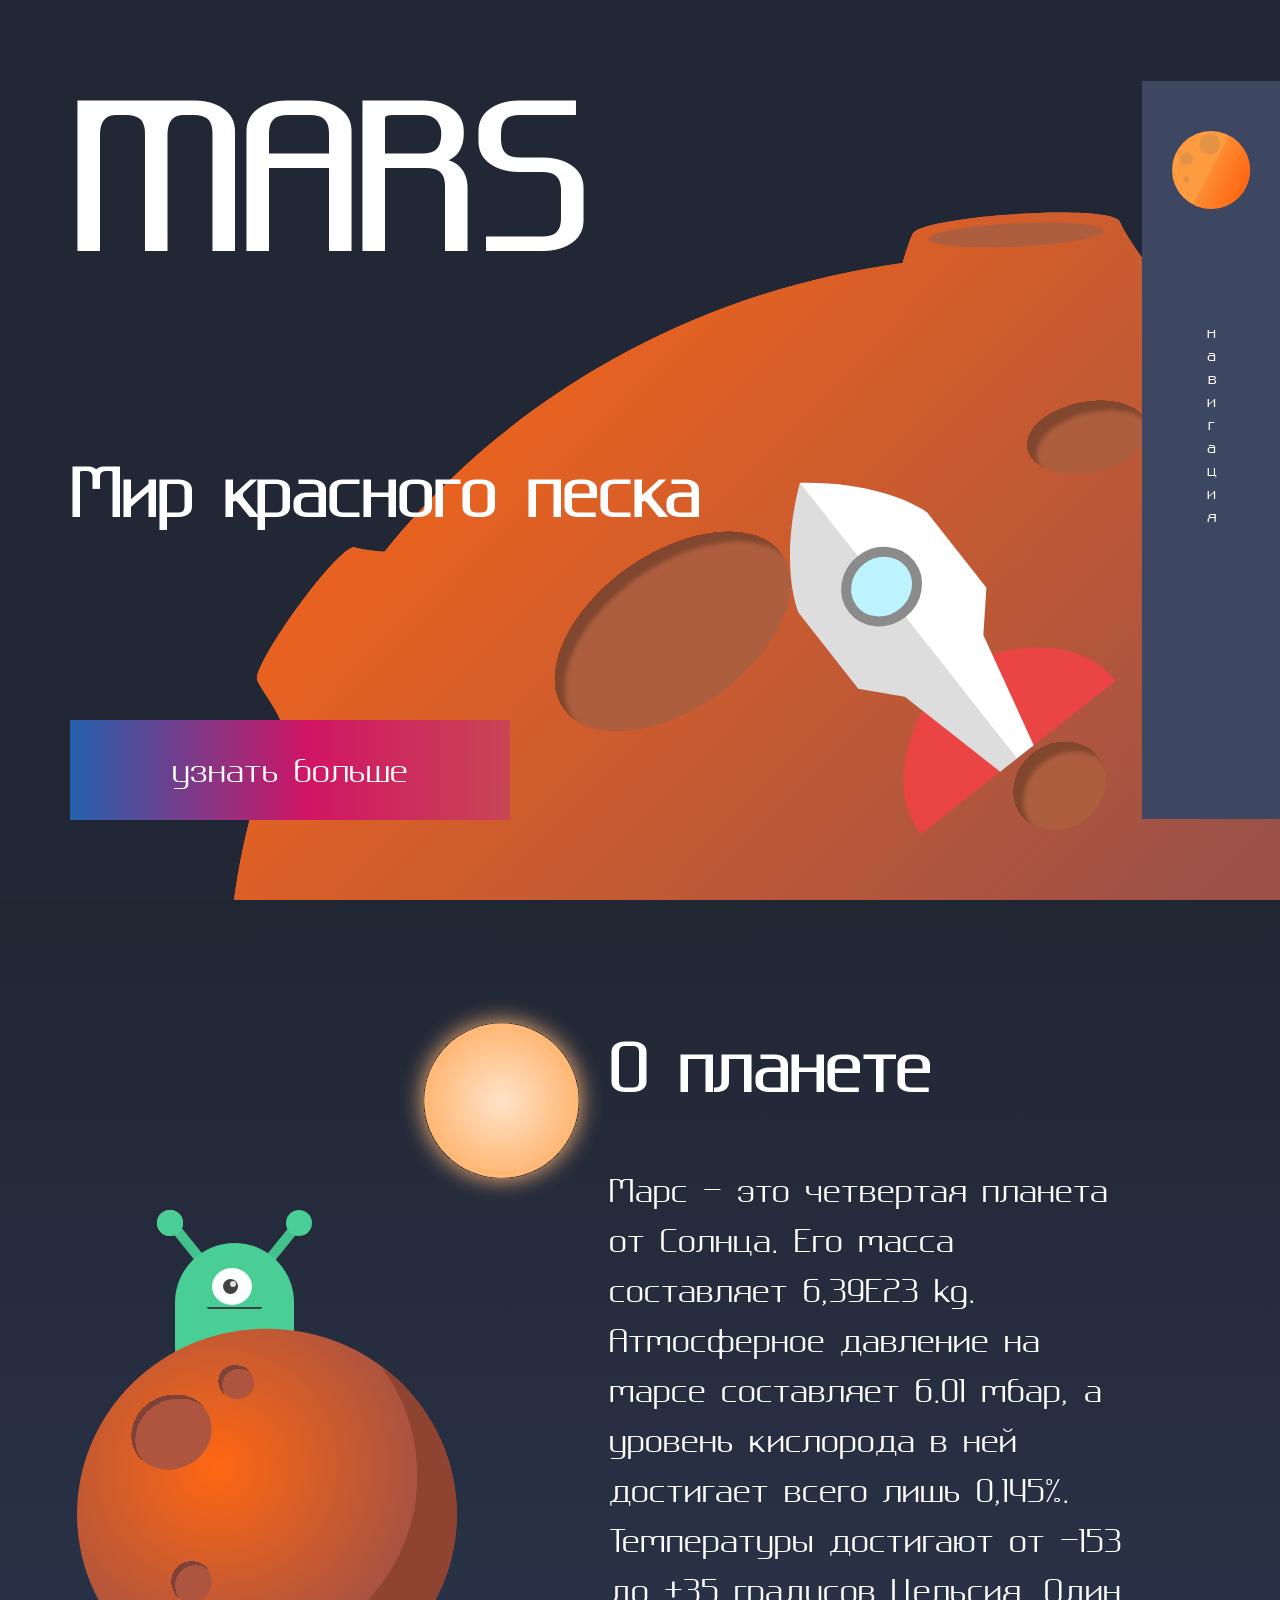
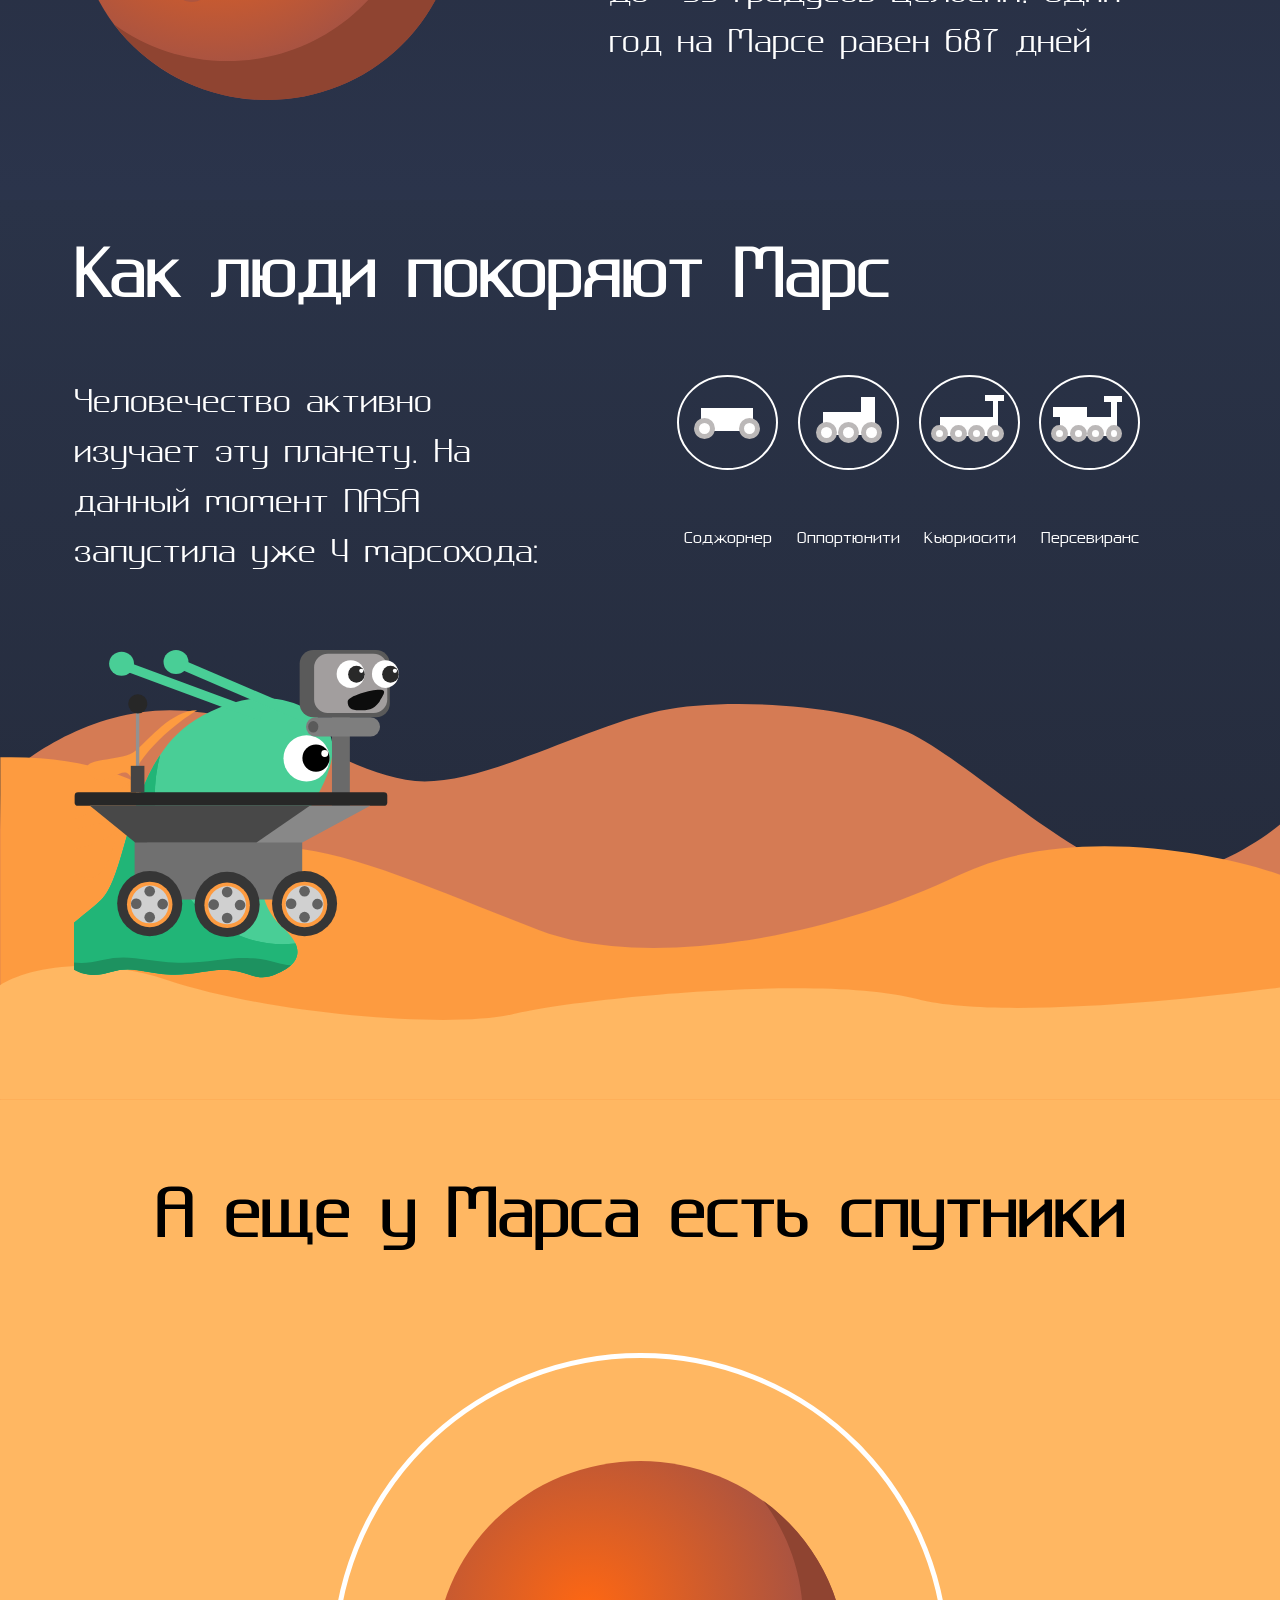
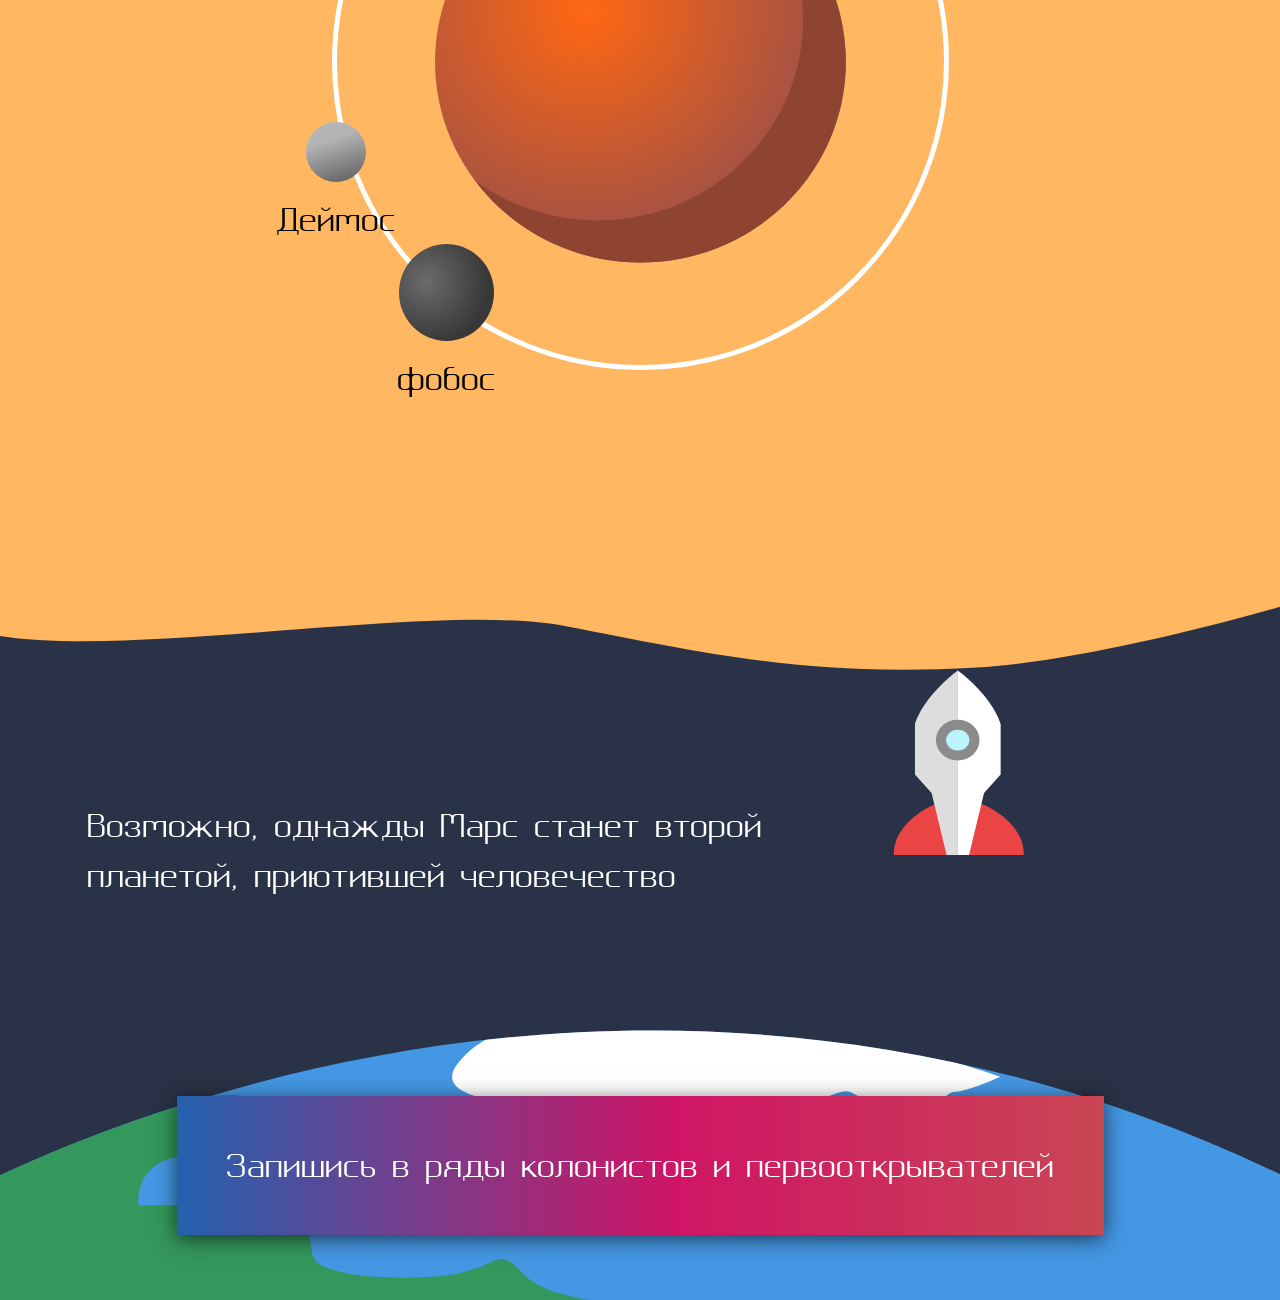
<file: index.html>
<!DOCTYPE html>
<html lang="en">

<head>
    <meta charset="UTF-8">
    <meta name="viewport" content="width=device-width, initial-scale=1.0">
    <title>Mars</title>
    <link rel="stylesheet" href="mars.css">
</head>

<body>
    <nav class="menu">
        <section class="menu-left">
            <a href="#" class="logo">
                <img src="img/logo.svg" alt="logo">
            </a>
            <p class="menu-text">
                навигация
            </p>
        </section>
        <section class="menu-right">
            <div class="menu-items">
                <a href="#" class="menu-item">о планете</a>
                <a href="#" class="menu-item">об изучении</a>
                <a href="#" class="menu-item">о спутниках</a>
                <a href="#" class="menu-item">о колонизации</a>
            </div>
        </section>
    </nav>
    <header class="header">
        <div class="header-content">
            <h1 class="header-title">
                MARS
            </h1>
            <h2 class="header-sub-title">
                Мир красного песка
            </h2>
            <a href="reg-page.html" class="header-btn">
                узнать больше
            </a>
        </div>
        <div class="header-bg">
            <img src="img/header-planet.svg" class="header-planet" alt="">
            <img src="img/header-rocket.svg" class="header-rocket" alt="">
        </div>
    </header>
    <main>
        <section class="about">
            <div class="about-left">
                <img src="img/section-2-planets.svg" alt="" class="about-planets">
                <div class="about-alien">
                    <img src="img/section-2-alien-eye.svg" alt="" class="about-alien-eye">
                </div>
            </div>
            <div class="about-right">
                <h2 class="about-title">О планете</h2>
                <p class="about-text">
                    Марс - это четвертая планета от Солнца. Его масса составляет 6,39E23 kg. Атмосферное давление на
                    марсе составляет 6.01 мбар, а уровень кислорода в ней достигает всего лишь 0,145%. Температуры
                    достигают от -153 до +35 градусов Цельсия. Один год на Марсе равен 687 дней
                </p>
            </div>
        </section>
        <section class="study">
            <div class="study-top">
                <h2 class="study-title">Как люди покоряют Марс</h2>
                <p class="study-text">
                    Человечество активно изучает эту планету. На данный момент NASA запустила уже 4 марсохода:
                </p>
                <ul class="study-rovers-list">
                    <li class="study-rover-item">
                        <img src="img/section-3-rover-1-ic.svg" alt="">
                        <p>Cоджорнер</p>
                    </li>
                    <li class="study-rover-item">
                        <img src="img/section-3-rover-2-ic.svg" alt="">
                        <p>Оппортюнити</p>
                    </li>
                    <li class="study-rover-item">
                        <img src="img/section-3-rover-3-ic.svg" alt="">
                        <p>Кьюриосити</p>
                    </li>
                    <li class="study-rover-item">
                        <img src="img/section-3-rover-4-ic.svg" alt="">
                        <p>Персевиранс</p>
                    </li>
                </ul>

            </div>
            <div class="study-bottom">
                <img src="img/section-3-alien.svg" alt="" class="study-alien">
                <img src="img/section-3-rover.svg" alt="" class="study-rover">
            </div>
        </section>
        <section class="satellites">
            <h2 class="satellites-title">А еще у Марса есть спутники</h2>
            <div class="satellites-orbit">
                <img src="img/section-4-mars.svg" alt="" class="satellites-mars">
                <div class="satellites-deimos">
                    <img src="img/section-4-deimos.svg" alt="деймос">
                    <p>
                        Деймос
                    </p>
                </div>
                <div class="satellites-phobos">
                    <img src="img/section-4-phobos.svg" alt="фобос">
                    <p>
                        фобос
                    </p>
                </div>
            </div>
        </section>
        <section class="earth">
            <header class="earth-header"></header>
            <div class="earth-content">
                <p>
                    Возможно, однажды Марс станет второй планетой, приютившей человечество
                </p>
            </div>
            <footer class="earth-footer">
                <a href="reg-page.html" class="earth-btn">
                    Запишись в ряды колонистов и первооткрывателей

                </a>
            </footer>
            <img src="img/section-5-rocket.svg" alt="" class="earth-rocket ">
        </section>
    </main>
</body>

</html>
</file>
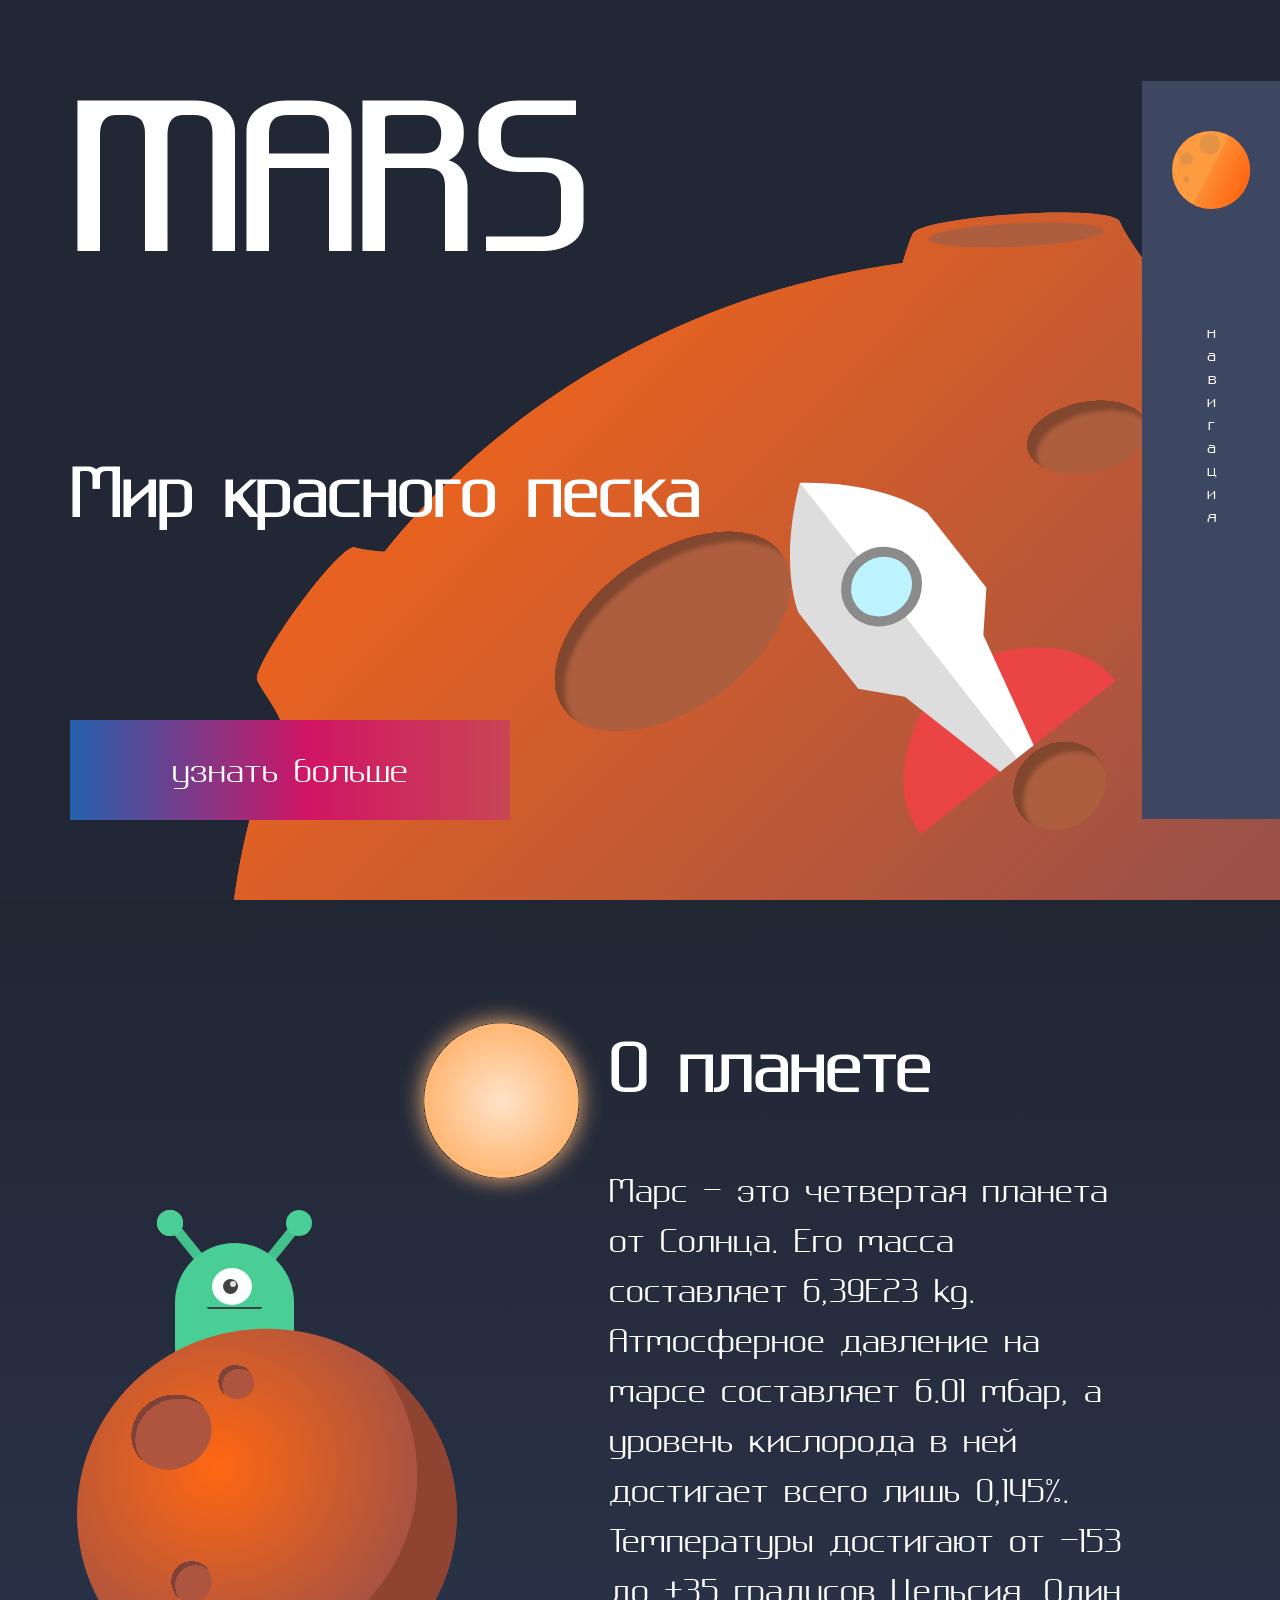
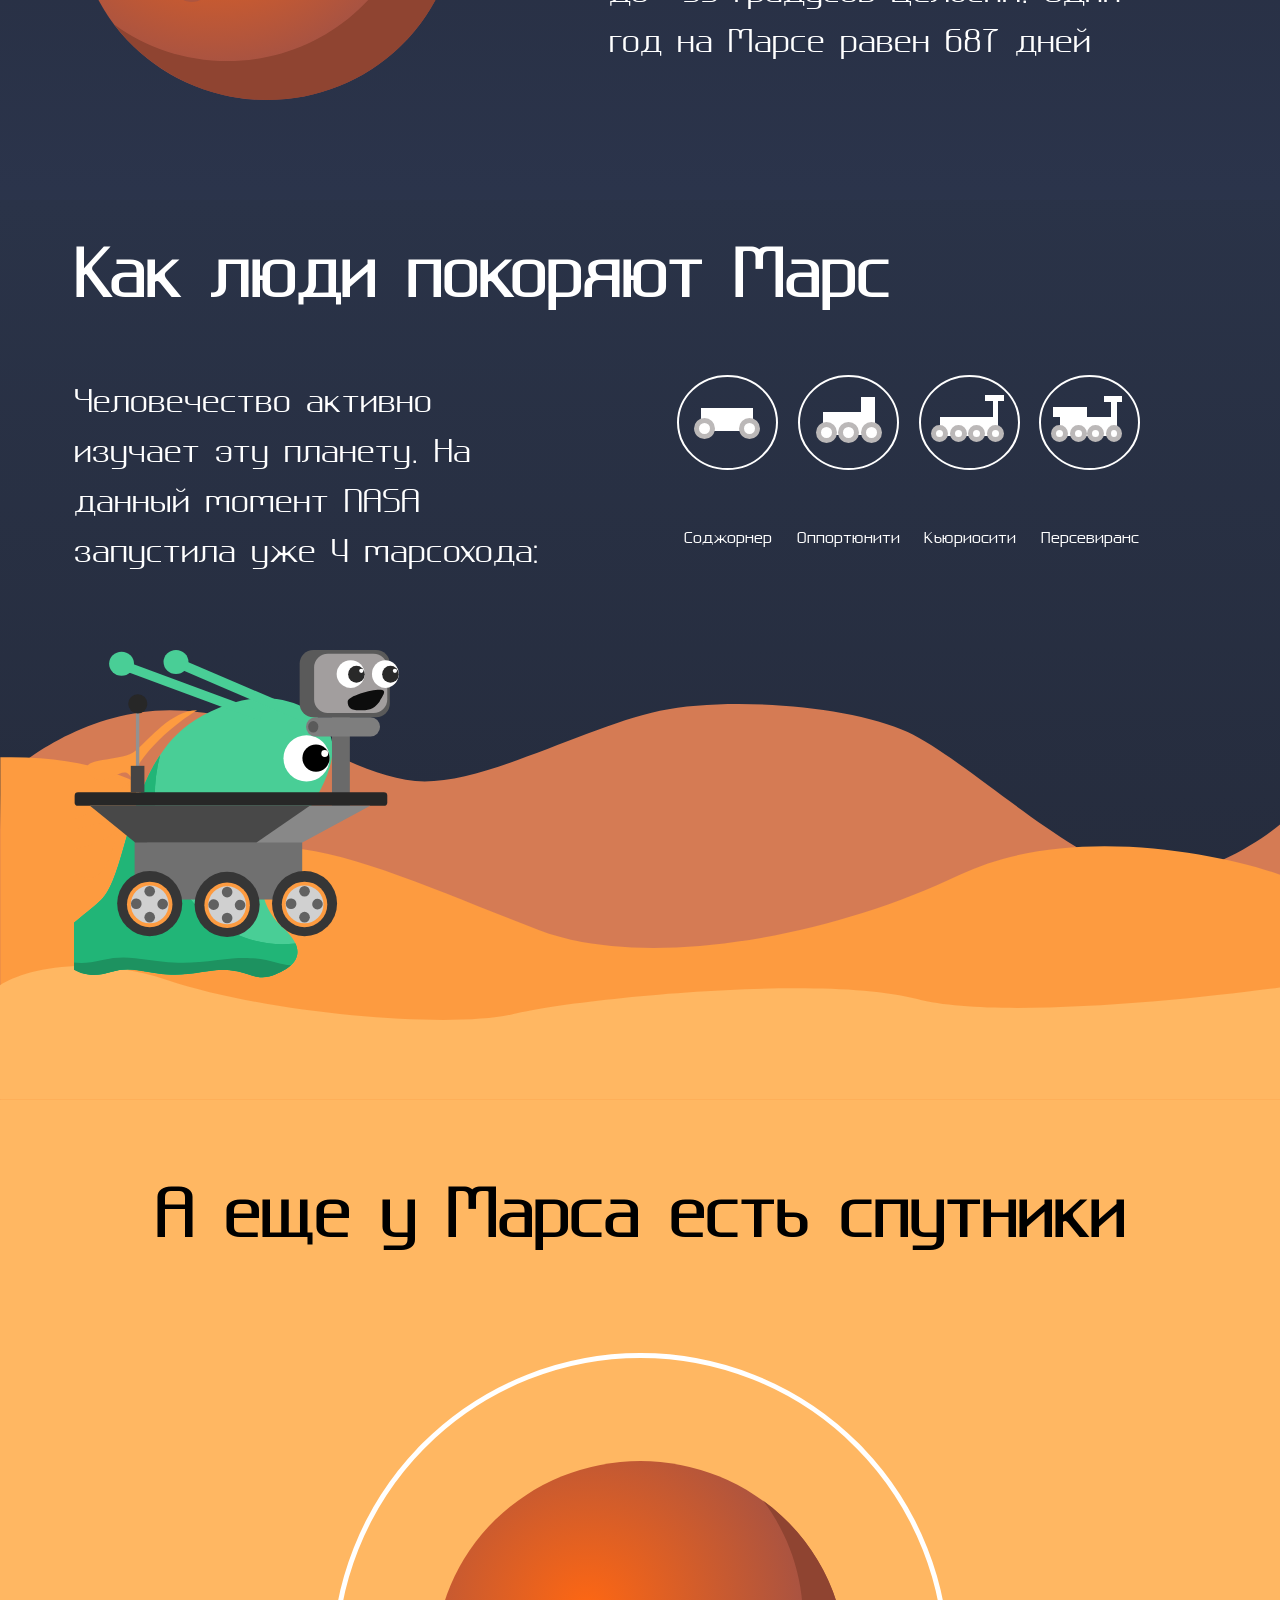
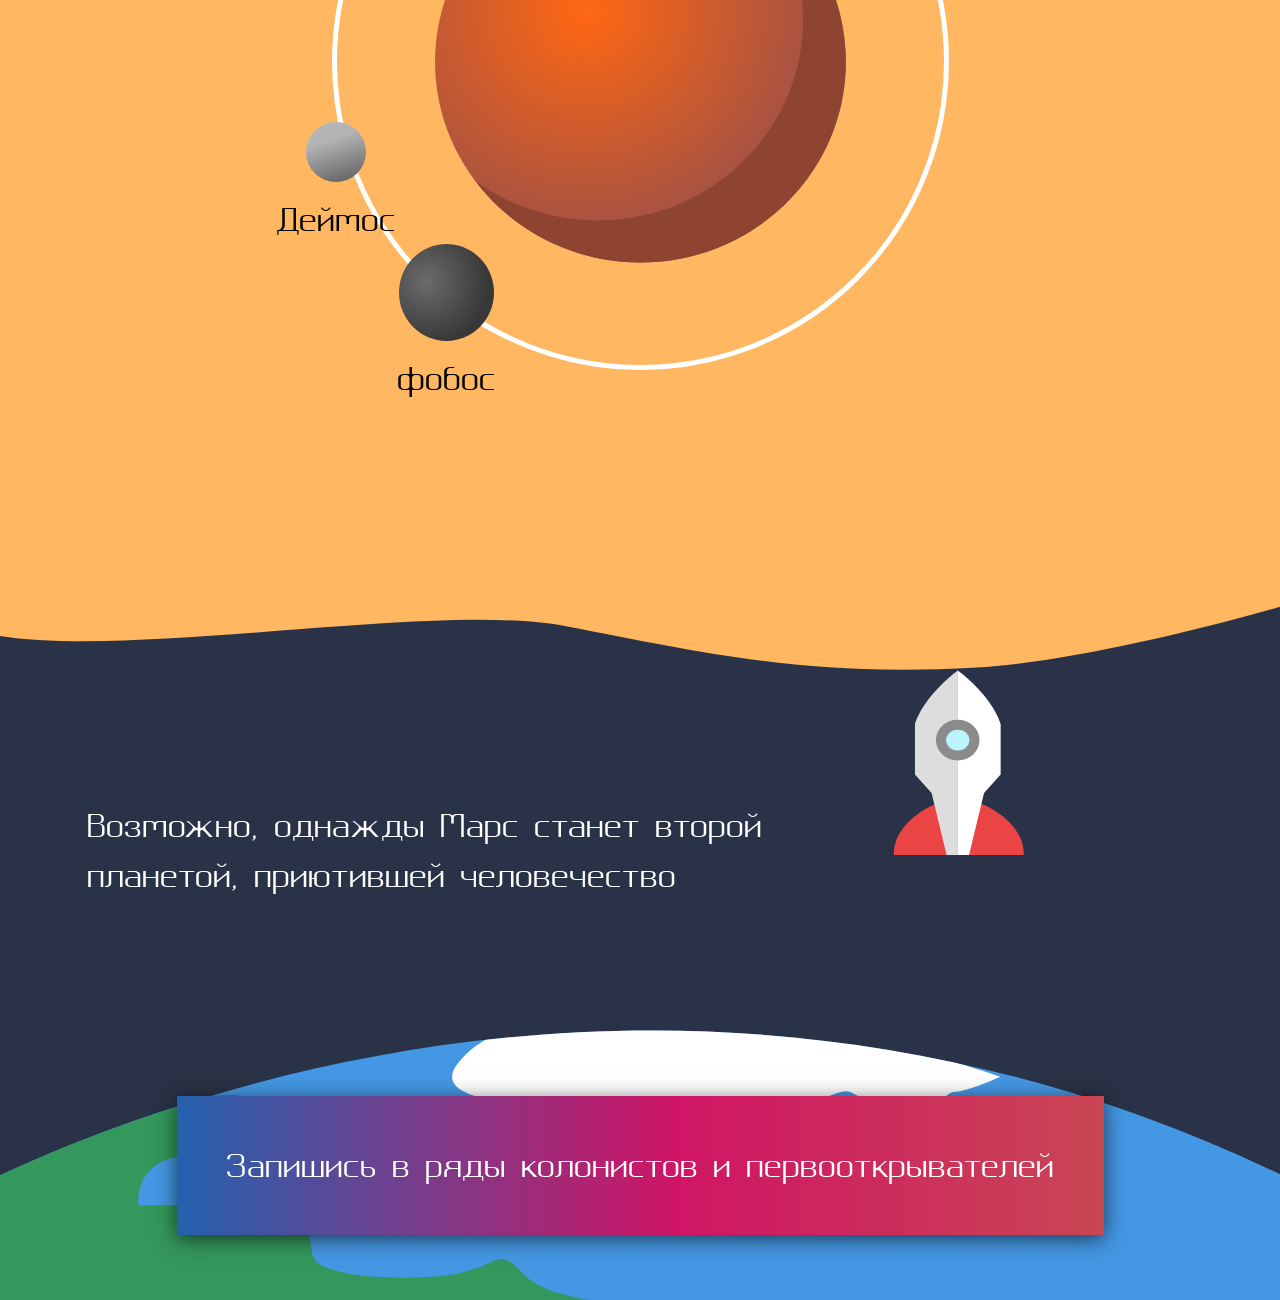
<file: mars.html>
<!DOCTYPE html>
<html lang="en">

<head>
    <meta charset="UTF-8">
    <meta name="viewport" content="width=device-width, initial-scale=1.0">
    <title>Mars</title>
    <link rel="stylesheet" href="mars.css">
</head>

<body>
    <nav class="menu">
        <section class="menu-left">
            <a href="#" class="logo">
                <img src="img/logo.svg" alt="logo">
            </a>
            <p class="menu-text">
                навигация
            </p>
        </section>
        <section class="menu-right">
            <div class="menu-items">
                <a href="#" class="menu-item">о планете</a>
                <a href="#" class="menu-item">об изучении</a>
                <a href="#" class="menu-item">о спутниках</a>
                <a href="#" class="menu-item">о колонизации</a>
            </div>
        </section>
    </nav>
    <header class="header">
        <div class="header-content">
            <h1 class="header-title">
                MARS
            </h1>
            <h2 class="header-sub-title">
                Мир красного песка
            </h2>
            <a href="#" class="header-btn">
                узнать больше
            </a>
        </div>
        <div class="header-bg">
            <img src="img/header-planet.svg" class="header-planet" alt="">
            <img src="img/header-rocket.svg" class="header-rocket" alt="">
        </div>
    </header>
    <main>
        <section class="about">
            <div class="about-left">
                <img src="img/section-2-planets.svg" alt="" class="about-planets">
                <div class="about-alien">
                    <img src="img/section-2-alien-eye.svg" alt="" class="about-alien-eye">
                </div>
            </div>
            <div class="about-right">
                <h2 class="about-title">О планете</h2>
                <p class="about-text">
                    Марс - это четвертая планета от Солнца. Его масса составляет 6,39E23 kg. Атмосферное давление на
                    марсе составляет 6.01 мбар, а уровень кислорода в ней достигает всего лишь 0,145%. Температуры
                    достигают от -153 до +35 градусов Цельсия. Один год на Марсе равен 687 дней
                </p>
            </div>
        </section>
        <section class="study">
            <div class="study-top">
                <h2 class="study-title">Как люди покоряют Марс</h2>
                <p class="study-text">
                    Человечество активно изучает эту планету. На данный момент NASA запустила уже 4 марсохода:
                </p>
                <ul class="study-rovers-list">
                    <li class="study-rover-item">
                        <img src="img/section-3-rover-1-ic.svg" alt="">
                        <p>Cоджорнер</p>
                    </li>
                    <li class="study-rover-item">
                        <img src="img/section-3-rover-2-ic.svg" alt="">
                        <p>Оппортюнити</p>
                    </li>
                    <li class="study-rover-item">
                        <img src="img/section-3-rover-3-ic.svg" alt="">
                        <p>Кьюриосити</p>
                    </li>
                    <li class="study-rover-item">
                        <img src="img/section-3-rover-4-ic.svg" alt="">
                        <p>Персевиранс</p>
                    </li>
                </ul>

            </div>
            <div class="study-bottom">
                <img src="img/section-3-alien.svg" alt="" class="study-alien">
                <img src="img/section-3-rover.svg" alt="" class="study-rover">
            </div>
        </section>
        <section class="satellites">
            <h2 class="satellites-title">А еще у Марса есть спутники</h2>
            <div class="satellites-orbit">
                <img src="img/section-4-mars.svg" alt="" class="satellites-mars">
                <div class="satellites-deimos">
                    <img src="img/section-4-deimos.svg" alt="деймос">
                    <p>
                        Деймос
                    </p>
                </div>
                <div class="satellites-phobos">
                    <img src="img/section-4-phobos.svg" alt="фобос">
                    <p>
                        фобос
                    </p>
                </div>
            </div>
        </section>
        <section class="earth">
            <header class="earth-header"></header>
            <div class="earth-content">
                <p>
                    Возможно, однажды Марс станет второй планетой, приютившей человечество
                </p>
            </div>
            <footer class="earth-footer">
                <a href="" class="earth-btn">
                    Запишись в ряды колонистов и первооткрывателей

                </a>
            </footer>
            <img src="img/section-5-rocket.svg" alt="" class="earth-rocket ">
        </section>
    </main>
</body>

</html>
</file>
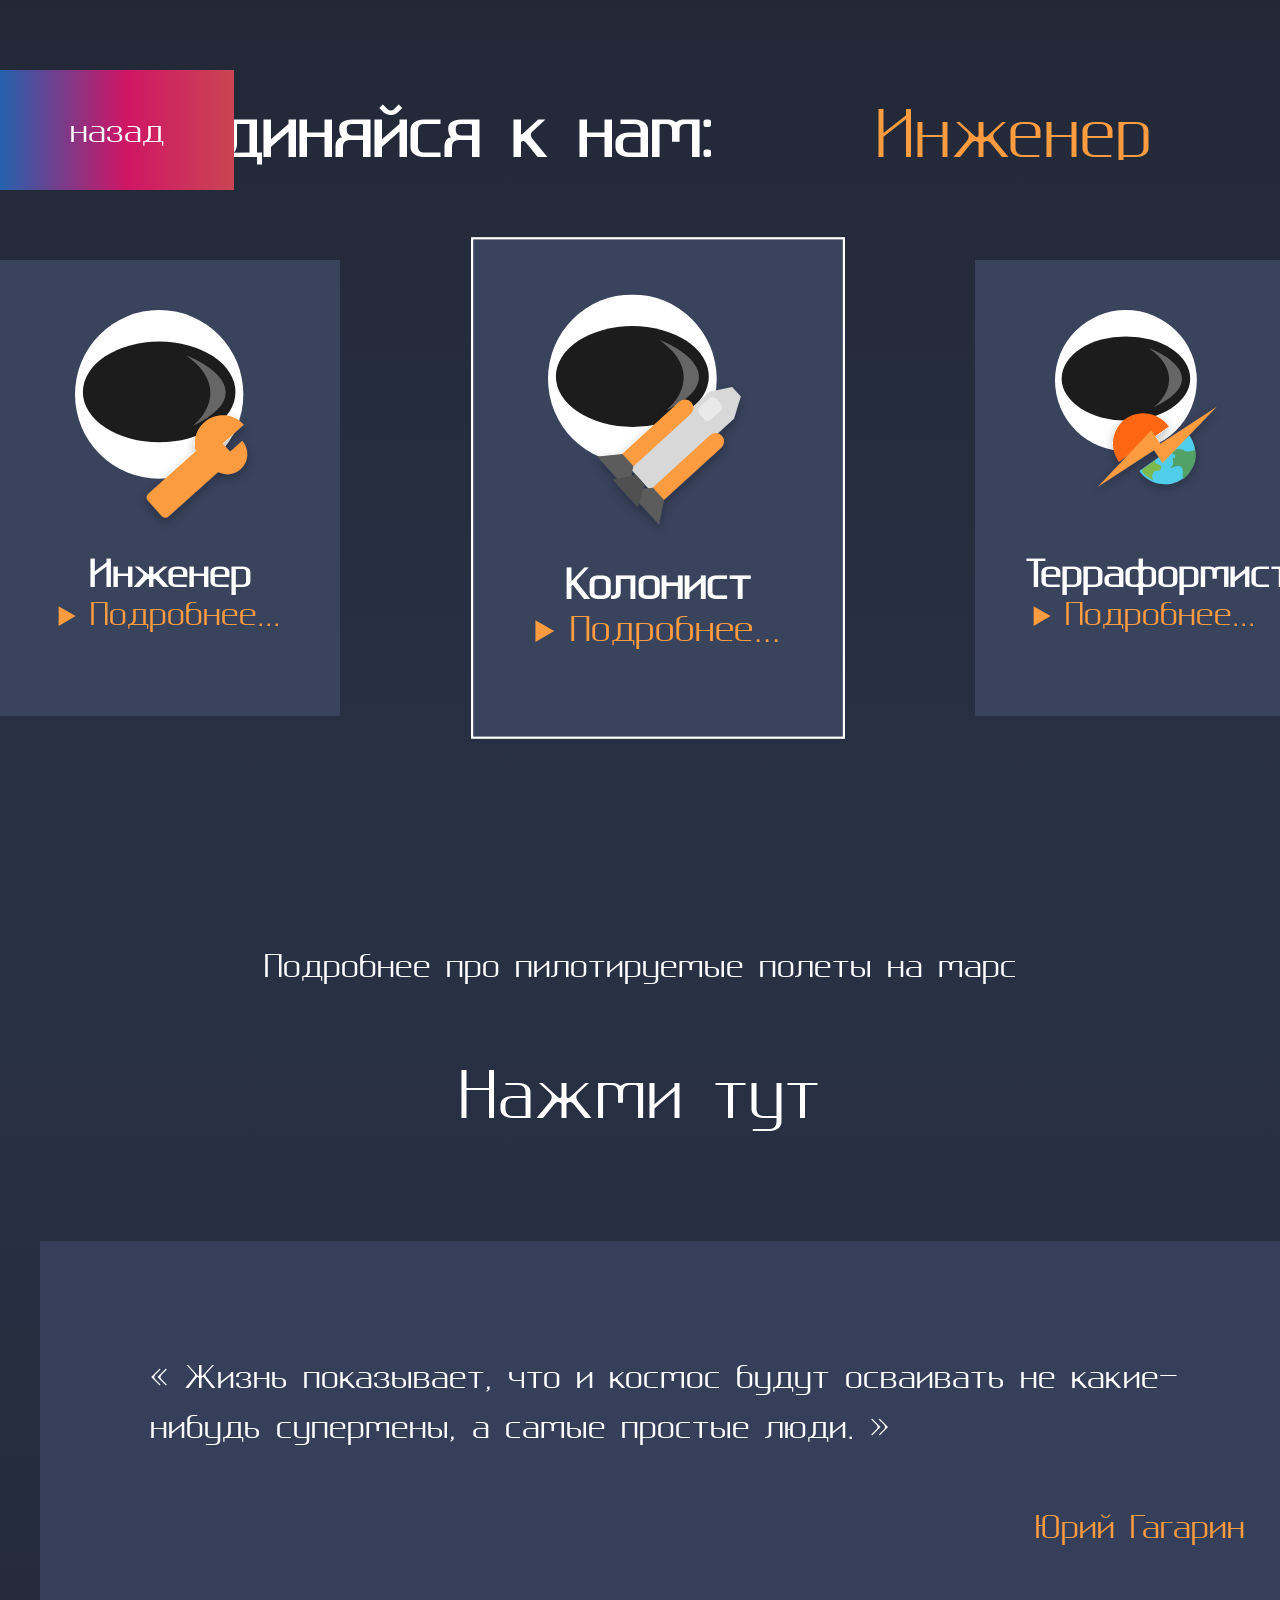
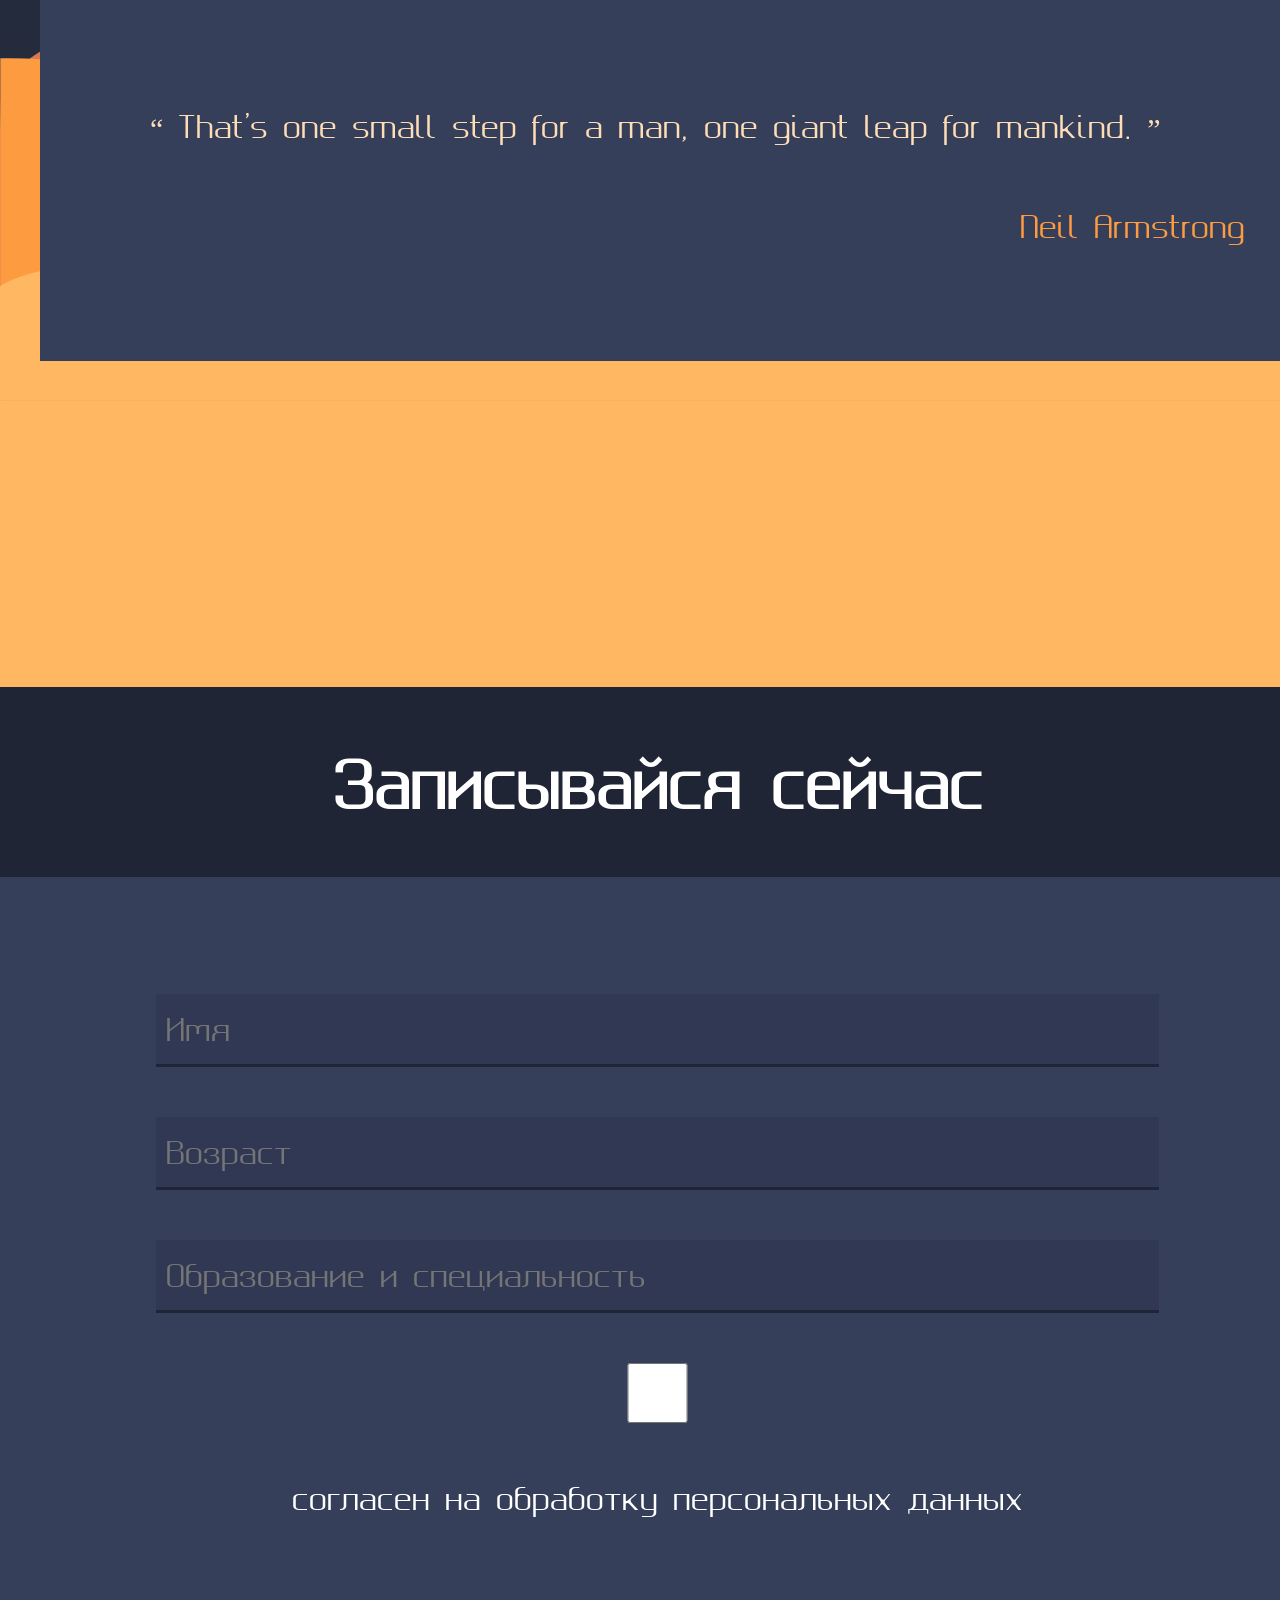
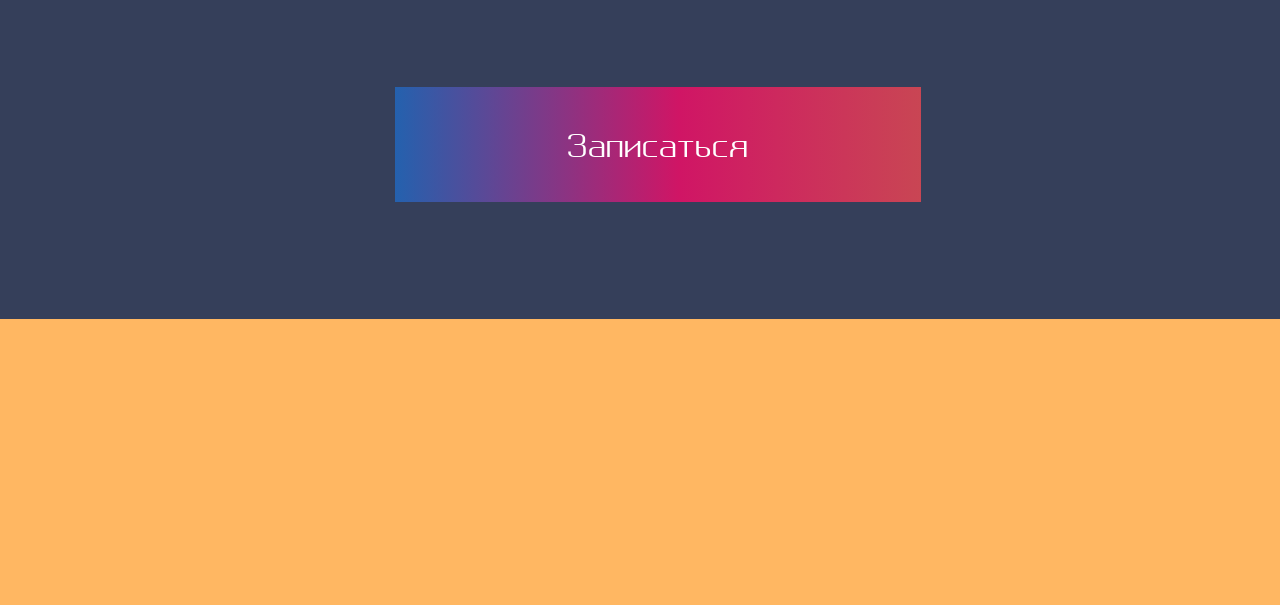
<file: reg-page.html>
<!DOCTYPE html>
<html lang="en">

<head>
    <meta charset="UTF-8">
    <meta name="viewport" content="width=device-width, initial-scale=1.0">
    <title>mars</title>
    <link rel="stylesheet" href="reg-page.css">
</head>

<body>
    <a href="index.html" class="back-btn">
        назад
    </a>
    <header class="profession">
        <div class="profession-title">
            <h2>
                Присоединяйся к нам:
            </h2>
            <div class="profession-frame">
                <ul class="profession-type-container">
                    <li class="profession-type">Инженер</li>
                    <li class="profession-type">Колонист</li>
                    <li class="profession-type">Терраформист</li>
                    <li class="profession-type">Инженер</li>
                </ul>
            </div>
        </div>
        <div class="profession-content">
            <div class="profession-card">
                <img src="img/card-icon-1.svg" alt="" class="profession-card-img">
                <h3 class="profession-card-title">
                    Инженер
                </h3>
                <details class="profession-card-accordion">
                    <summary>
                        Подробнее...
                    </summary>
                    Вам предстоит проектировать и анализировать всю инфраструктуру покорения марса. Учавствовать в
                    создании космических аппаратов и просчете математических закономерностей
                </details>
            </div>
            <div class="profession-card">
                <img src="img/card-icon-2.svg" alt="" class="profession-card-img">
                <h3 class="profession-card-title">
                    Колонист
                </h3>
                <details class="profession-card-accordion">
                    <summary>
                        Подробнее...
                    </summary>

                    Колонист - человек, который колонизирует Марс. Вы первые ступите на марс. Вы первые столкнетесь с
                    препятствиями на пути к заселению. Вы первопроходцы! Спектр ваших обязанностей включает в себя все,
                    что потребуется для заселения марса, начиная от черновых работ и заканчивая мед помощью и сельским
                    хозяйством.
                </details>
            </div>
            <div class="profession-card">
                <img src="img/card-icon-3.svg" alt="" class="profession-card-img">
                <h3 class="profession-card-title">
                    Терраформист
                </h3>
                <details class="profession-card-accordion">
                    <summary>
                        Подробнее...
                    </summary>

                    Терраформирование - это процесс изменения окружающей среды планеты, под нужды человека. Вы
                    архитекторы и творцы целой планеты. Вам предстоит перестроить Марс на Гео уровне и превратить его из
                    пустыни в райский уголок, такой же как Земля.
                </details>

            </div>
        </div>
    </header>
    <main>
        <section class="quotes">
            <p class="quotes-text">
                Подробнее про пилотируемые полеты на марс
            </p>
            <a href="https://yandex.ru/pogoda/ru/blog/kakaya-pogoda-na-marse" class="quotes-link">
                Нажми тут

            </a>
            <ul class="quotes-contaner">
                <li class="quotes-item" lang="ru">
                    <q class="quote">
                        Жизнь показывает, что и космос будут осваивать не какие-нибудь супермены, а самые простые люди.
                    </q>
                    <p class="quote-author">
                        Юрий Гагарин
                    </p>
                </li>
                <li class="quotes-item" lang="en">
                    <q class="quote">
                        That's one small step for a man, one giant leap for mankind.
                    </q>
                    <p class="quote-author">
                        Neil Armstrong
                    </p>
                </li>
            </ul>

        </section>
        <section class="pushin">
            <form class="pushin-form">
                <h2 class="pushin-title">
                    Записывайся сейчас
                </h2>
                <div class="pushin-form-body">
                    <input type="text" name="name" id="" placeholder="Имя">
                    <input type="number" name="age" id="" placeholder="Возраст">
                    <input type="text" name="education" id="" placeholder="Образование и специальность">
                    <input type="checkbox" name="egreement" id="egreement">
                    <label for="egreement">согласен на обработку персональных данных</label>
                    <button type="submit">Записаться</button>
                </div>
            </form>
        </section>
    </main>
</body>

</html>
</file>
<file: mars.css>
@font-face {
    font-family: Gputeks;
    src: url("fonts/Gputeks-Regular.woff2"), url("fonts/Gputeks-Regular.woff");
}

* {
    margin: 0;
    padding: 0;
    box-sizing: border-box;
    font-family: Gputeks;

}

html {
    font-size: 30px;
}

p {
    font-size: 1rem;
}

h1 {
    font-size: 6rem;
    line-height: 6rem;

}

h2 {
    font-size: 2rem;
    line-height: 2rem;
}

.header {
    width: 100%;
    height: 100vh;
    position: relative;
}

.header-content {
    width: 100%;
    height: 100%;
    padding: 80px 70px;
    color: white;
    display: flex;
    flex-direction: column;
    justify-content: space-between;


}

.header-title {}

.header-sub-title {}

.header-btn {
    width: 440px;
    height: 100px;
    color: rgb(255, 255, 255);
    text-decoration: none;
    text-align: center;
    line-height: 100px;
    background: linear-gradient(90.00deg, rgba(36, 97, 174, 1), rgba(208, 21, 101, 1) 18%, rgba(178, 221, 29, 1) 81%, rgba(36, 97, 174, 1) 100%);
    background-size: 300%;
    animation: btn-anime 6s linear infinite ;
    cursor: pointer;
}

@keyframes btn-anime {
    0% {
        background-position-x: 0;
    }

    100% {
        background-position-x: -300%;
    }

}

.header-bg {
    width: 100%;
    height: 100%;
    position: absolute;
    top: 0;
    left: 0;
    z-index: -1;
    background: rgb(34, 39, 53);
}

.header-planet {
    position: absolute;
    bottom: 0;
    right: 0;
}

.header-rocket {
    position: absolute;
    left: 40%;
    top: 5%;
    animation: header-rocket-fly 6s linear 3s 1 both;
}

@keyframes header-rocket-fly {
    0% {
        left: 0;
        top: 100%;
        transform: rotate(90deg);

    }

    40% {
        left: 40%;
        top: 5%;
        transform: rotate(45deg);

    }

    100% {
        left: 55%;
        top: 45%;
        transform: rotate(0deg);
    }
}

.menu {
    width: 430px;
    height: calc(100vh - 162px);
    position: fixed;
    right: calc(138px - 430px);
    top: 81px;
    background: rgb(62, 71, 97);
    display: flex;
    z-index: 1000;
    transition: 0.5s;
}

.menu:hover {
    right: 0;

}

.menu-left {
    width: 138px;
    height: 100%;
    padding: 50px 30px;

}

.logo {}

.menu-text {
    writing-mode: vertical-lr;
    text-orientation: upright;
    color: rgb(255, 255, 255);
    font-size: 15px;
    margin: 100px auto 0;
}

.menu-right {
    display: flex;
    justify-content: center;
    align-items: center;
    height: 100%;

}

.menu-items {
    display: flex;
    flex-direction: column;
}

.menu-item {
    color: white;
    text-decoration: none;
    margin-bottom: 82px;
}

.header {}

.about {
    width: 100%;
    height: 100vh;
    background: linear-gradient(0.00deg, rgba(43.06223678588867, 52.1273078918457, 75.4375, 1), rgba(33.14999771118164, 38.14799880981445, 50.999996185302734, 1) 100%);
    display: flex;
    padding: 100px 140px 100px 77px;

}


.about-left {
    width: 50%;
    height: 100%;
    position: relative;
}

.about-planets {
    height: 100%;
    position: relative;
    z-index: 1;
}

.about-alien {
    width: 155px;
    height: 197px;
    background: url('img/section-2-alien.svg') center/cover no-repeat;
    position: absolute;
    left: 15%;
    top: 30%;
    animation: about-alien-move 3s linear 0s infinite alternate;

}

@keyframes about-alien-move {
    0% {
        top: 60%;
    }

    100% {
        top: 25%;
    }
}

@keyframes about-eye-move {
    0% {
        transform: translateX(-100%);
    }

    100% {
        transform: translateX(100%);
    }
}

.about-alien-eye {
    position: absolute;
    top: 35%;
    left: 43%;
    animation: about-eye-move 1s linear 0s infinite alternate;
}

.about-right {
    width: 50%;
    height: 100%;
    display: flex;
    justify-content: center;
    flex-direction: column;
    color: white;
}

.about-title {
    margin-bottom: 70px;
}

.about-text {}

.study {
    width: 100%;
    height: 100vh;
    background: url("img/section-3-bg.svg") bottom/contain no-repeat,
        linear-gradient(-0.56deg, rgba(36, 42, 58, 1), rgba(42, 51, 72, 1) 100%);
    padding: 40px 0 40px 74px;
}

.study-top {
    width: 100%;
    height: 50%;
    display: flex;
    flex-wrap: wrap;
    color: white;

}

.study-title {
    width: 100%;
}

.study-text {
    width: 50%;
    padding-right: 130px;
}

.study-rovers-list {
    width: 50%;
    display: flex;
    list-style: none;
    justify-content: space-between;
    padding-right: 140px;
}

.study-rover-item {
    text-align: center;
    ;
}

.study-rover-item p {
    font-size: 0.5rem;
    margin-top: 44px;
}

.study-bottom {
    width: 100%;
    height: 50%;
    position: relative;
    overflow: hidden;
}

.study-alien {
    position: absolute;
    height: 80%;
    animation: study-alien-move 10s linear 0s infinite;
}

.study-rover {
    position: absolute;
    height: 70%;
    animation: study-rover-move 10s linear 0s infinite;
}

@keyframes study-rover-move {
    0% {
        transform: rotateY(180deg);
        right: 50%;
    }

    15% {
        transform: rotateY(0);
        right: 10%;
    }

    30% {
        transform: rotateY(0);
        right: 70%;
    }

    45% {
        transform: rotateY(0);
        right: 5%;
    }

    60% {
        transform: rotateY(180deg);
        right: 40%;
    }

    80% {
        transform: rotateY(180deg);
        right: 40%;
    }

    100% {
        transform: rotateY(180deg);
        right: -100%;
    }
}

@keyframes study-alien-move {
    0% {
        left: -400px;
    }

    60% {
        left: 0px;
    }

    80% {
        left: 10%;
    }

    100% {
        left: 100%;
    }
}

.satellites {
    width: 100%;
    height: 100vh;
    background: rgba(255, 183, 98, 1);
    text-align: center;
    padding: 80px;

}

.satellites-title {
    margin-bottom: 113px;
}

.satellites-orbit {

    width: 617px;
    height: 617px;
    border: 5px solid rgba(255, 255, 255, 1);
    border-radius: 50%;
    margin: auto;
    display: flex;
    justify-content: center;
    align-items: center;
    position: relative;
    animation: orbit 5s linear 0s infinite;
}

@keyframes orbit {
    0% {
        transform: rotate(0);
    }

    100% {
        transform: rotate(360deg);
    }

}

.satellites-mars {
    animation: orbit 5s linear 0s infinite reverse;
}

.satellites-deimos {
    position: absolute;
    left: -10%;
    top: 60%;
    animation: orbit 5s linear 0s infinite reverse;
}

.satellites-phobos {
    position: absolute;
    left: 10%;
    top: 80%;
    animation: orbit 5s linear 0s infinite reverse;
}

.earth {
    background: rgba(41, 50, 70, 1);
    width: 100%;
    height: 100vh;
    position: relative;
}

.earth-header {
    height: 30%;
    background: url("img/section-5-bg-top.svg") bottom/cover no-repeat;

}

.earth-content {
    height: 40%;
    font-size: 2rem;
    color: white;
    padding-left: 87px;
    display: flex;
    align-items: center;
}

.earth-content p {
    width: 60%;
}

.earth-footer {
    display: flex;
    justify-content: center;
    align-items: center;
    height: 30%;
    background: url("img/section-5-bg-bottom-earth.svg") top/cover no-repeat;
}

.earth-btn {
    width: 927px;
    height: 139px;
    box-shadow: 0px 4px 20px 0px rgba(0, 0, 0, 0.63);
    background: rgba(57, 76, 118, 1);
    display: flex;
    justify-content: center;
    align-items: center;
    color: white;
    text-decoration: none;
        background: linear-gradient(90.00deg, rgba(36, 97, 174, 1), rgba(208, 21, 101, 1) 18%, rgba(178, 221, 29, 1) 81%, rgba(36, 97, 174, 1) 100%);
    background-size: 300%;
    animation: btn-anime 6s linear infinite ;
}

.earth-rocket {
    display: block;
    position: absolute;
    top: 30%;
    right: 20%;
    animation: earth-rocket-fly 6s linear 0s infinite alternate;

}

@keyframes earth-rocket-fly {
    0% {
        top: 70%;
        transform: rotate(0);
    }

    30% {
        top: 40%;
        transform: rotate(0);
    }

    70% {
        top: 20%;
        transform: rotate(180deg);
    }

    100% {
        top: 10%;
        transform: rotate(180deg);
    }

}
</file>
<file: reg-page.css>
@font-face {
     font-family: Gputeks;

     src: url("fonts/Gputeks-Regular.woff2"), url("fonts/Gputeks-Regular.woff");
 }

 * {
     margin: 0;
     padding: 0;
     box-sizing: border-box;
     font-family: Gputeks;

 }

 html {
     font-size: 30px;
 }

 p {
     font-size: 1rem;
 }

 h1 {
     font-size: 6rem;
     line-height: 6rem;

 }

 h2 {
     font-size: 2rem;
     line-height: 2rem;
 }

 .profession {
     background: linear-gradient(180.00deg, rgba(34, 40, 54, 1), rgba(41, 49, 70, 1) 100%);
     width: 100%;
     height: 100vh;
     padding: 100px 0;
 }

 .profession-title {
     width: 1315px;
     margin: 0 auto;
     display: flex;
     color: white;
 }

 .profession-frame {
     flex-grow: 1;
     height: 2rem;
     overflow: hidden;
     position: relative;

 }

 .profession-type-container {
     width: 100%;
     text-align: center;
     list-style: none;
     position: absolute;
     top: 0;
     left: 0;
     animation: profession-move 4s linear 0s infinite;
 }

 @keyframes profession-move {
     100% {
         top: -6rem;
     }

 }

 .profession-type {
     font-size: 2rem;
     color: rgba(253, 155, 64, 1);
     line-height: 2rem;

 }

 .profession-card {
     width: 340px;
     height: 456px;
     background: rgba(57, 67, 92, 1);
     text-align: center;
     padding: 50px;
     color: white;
     position: relative;
 }

 .profession-card:nth-of-type(2n) {
     border: 2px solid rgba(255, 255, 255, 1);
     transform: scale(1.1);
 }

 .profession-card img {
     height: 222px;

 }

 .profession-content {
     width: 1315px;
     margin: 100px auto;
     display: flex;
     justify-content: space-between;
 }

 .profession-card-accordion {
     text-align: left;
     font-size: 0.6rem;
     line-height: 0.7rem;
 }

 .profession-card-accordion summary {
     font-size: 1rem;
     text-align: center;
     line-height: auto;
     color: #FD9B40;
     margin-bottom: 20px;
 }

 .profession-card-accordion[open] {
     position: absolute;
     top: 0;
     left: 0;
     width: 100%;
     height: 100%;
     padding: 30px;
     background: rgba(57, 67, 92, 1);
 }

 .quotes {
     width: 100%;
     min-height: 100vh;
     padding: 40px;
     background: url("img/section-3-bg.svg") bottom/contain no-repeat, linear-gradient(180.00deg, rgba(41, 49, 69, 1), rgba(34, 40, 55, 1) 100%);

 }

 .quotes-text {
     margin-bottom: 52px;
     color: white;
     text-align: center;

 }

 .quotes-link {
     font-size: 2rem;
     margin-bottom: 100px;
     color: white;
     text-decoration: none;
     text-align: center;
     display: block;
 }

 .quotes-link:visited {
     color: rgba(54, 61, 83, 1);
 }


 .quotes-contaner {
     background: rgba(53, 63, 90, 1);
     width: 1315px;
     padding: 110px;
     margin: 0 auto;
     list-style: none;
 }

 .quotes-item:lang(ru) {
     color: white;

 }

 .quotes-item:lang(en) {
     color: rgba(255, 222, 183, 1);
 }

 .quote {}

 .quote-author {
     color: rgba(253, 155, 64, 1);
     text-align: right;
     margin-top: 50px;
 }

 .quotes-item:not(:last-of-type) {
     margin-bottom: 150px;
 }

 .pushin {
     background: rgba(255, 183, 98, 1);
     padding: 286px 0;
 }

 .pushin-form {
     width: 1315px;
     margin: 0 auto;
 }

 .pushin-title {
     color: white;
     background: rgba(32, 37, 53, 1);
     text-align: center;
     padding: 65px 0;
 }

 .pushin-form-body {
     background: rgba(53, 63, 90, 1);
     padding: 117px 156px;
     color: white;
     text-align: center;
 }

 .pushin-form-body input {
     width: 100%;
     padding: 10px;
     background: rgba(48, 56, 84, 1);
     border: none;
     outline: none;
     border-bottom: 3px solid rgba(32, 37, 53, 1);
     font-size: 1rem;
     margin-bottom: 50px;
     color: white;
 }

 .pushin-form-body input:focus {
     border: 2px solid rgba(253, 155, 64, 1);
 }

 .pushin-form-body input[type="checkbox"] {
     /* width: 60px; */
     height: 60px;
     border: 2px solid rgba(32, 37, 53, 1);
     outline: none;
 }

 .pushin-form-body button {
     display: block;
     width: 526px;
     height: 115px;
     background: linear-gradient(90.00deg, rgba(36, 97, 174, 1), rgba(208, 21, 101, 1) 18%, rgba(178, 221, 29, 1) 81%, rgba(36, 97, 174, 1) 100%);
     background-size: 300%;
     animation: btn-anime 6s linear infinite;
     border: none;
     outline: none;
     font-size: 1rem;
     color: white;
     margin: 164px auto 0;
     cursor: pointer;

 }

 .back-btn {
     padding: 35px 70px;
     position: fixed;
     left: 0;
     top: 70px;
     font-size: 1rem;
     text-decoration: none;
     color: white;
     background: linear-gradient(90.00deg, rgba(36, 97, 174, 1), rgba(208, 21, 101, 1) 18%, rgba(178, 221, 29, 1) 81%, rgba(36, 97, 174, 1) 100%);
     background-size: 300%;
     animation: btn-anime 6s linear infinite;
     cursor: pointer;
 }

 @keyframes btn-anime {
     0% {
         background-position-x: 0;
     }

     100% {
         background-position-x: -300%;
     }

 }
</file>
